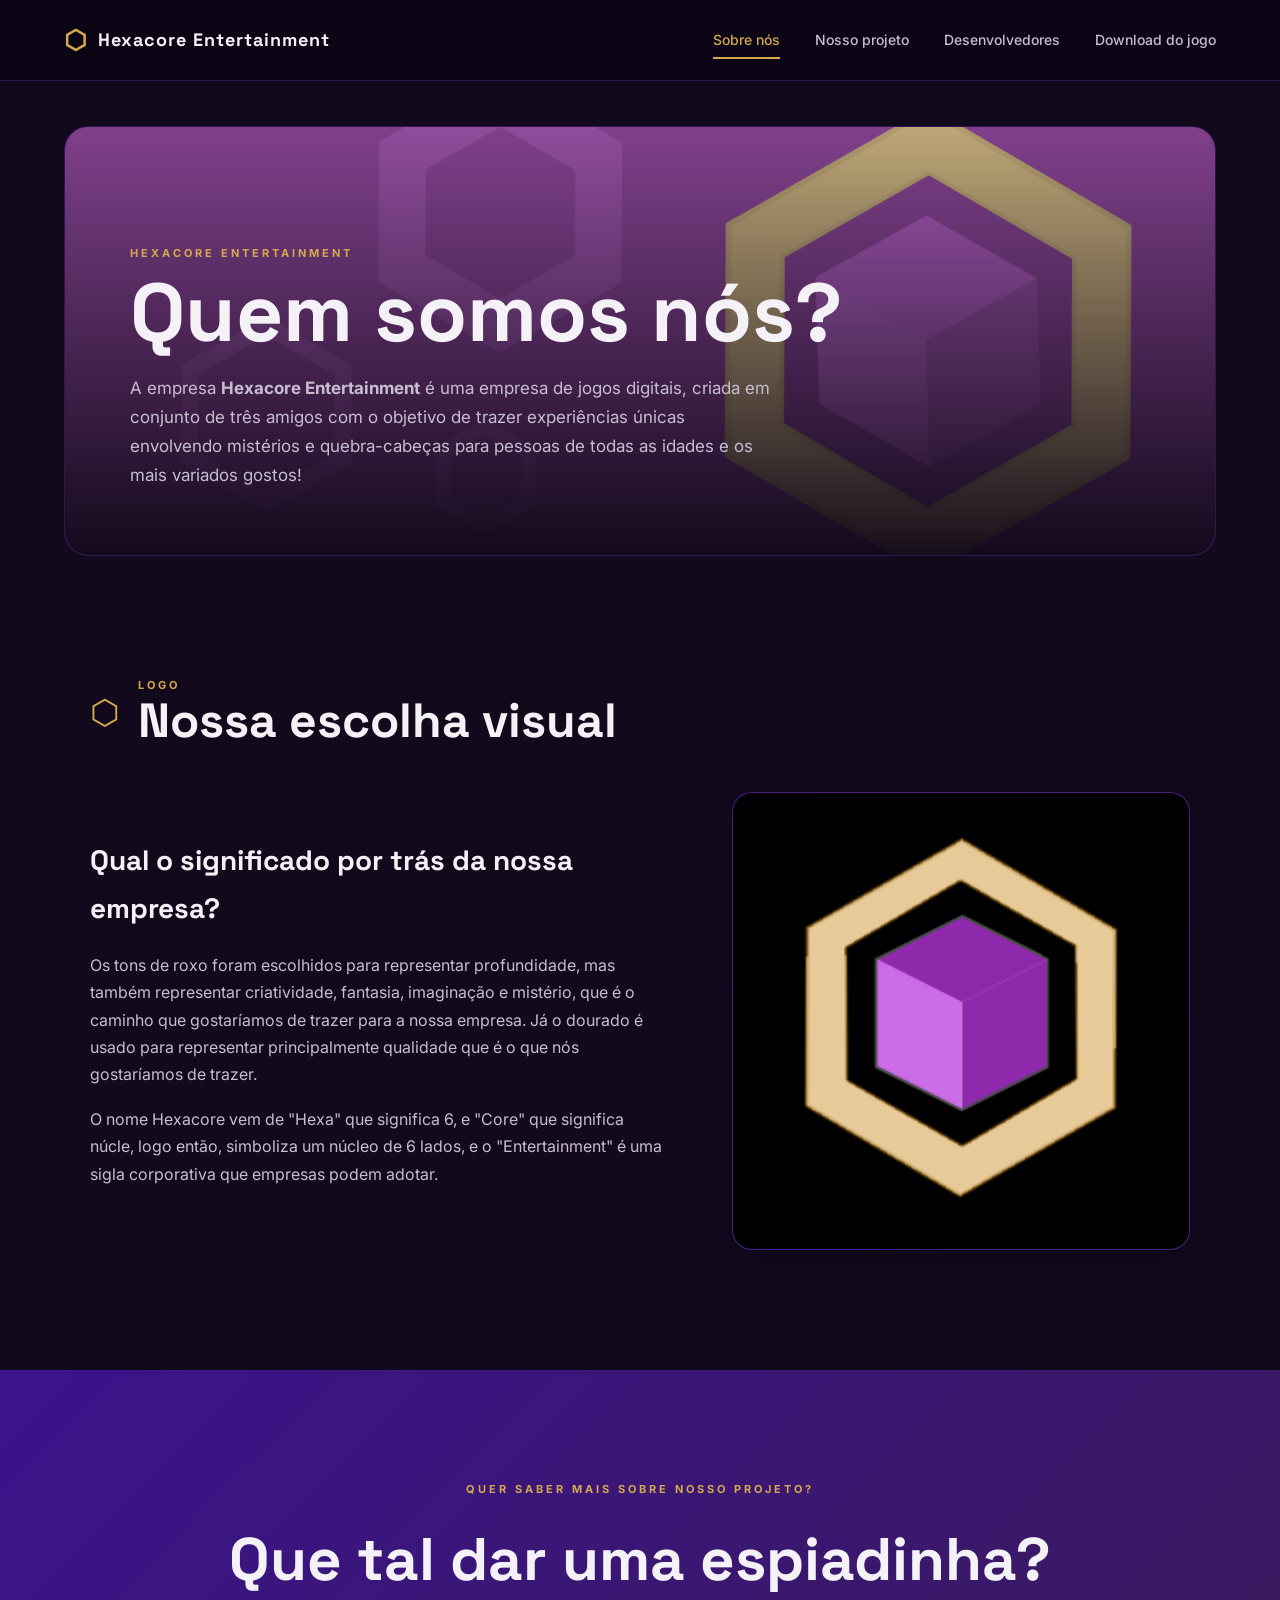
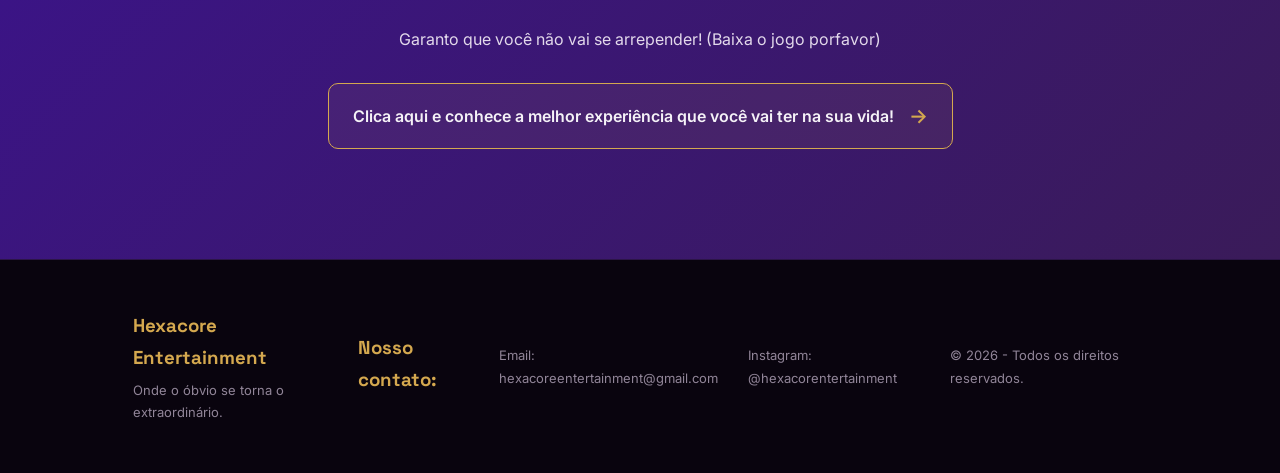
<file: index.html>
<!DOCTYPE html>
<html lang="pt-BR">
<head>
    <meta charset="UTF-8">
    <meta name="viewport" content="width=device-width, initial-scale=1.0">
    <title>Hexacore Entertainment | Início</title>
    <link rel="stylesheet" href="style.css">
</head>
<body>
    <header class="navegacao">
        <div class="ncaixa">
            <a href="index.html" class="logosite"><span>⬡</span>Hexacore Entertainment</a>
            <nav>
                <a href="index.html" class="active">Sobre nós</a>
                <a href="jogo.html">Nosso projeto</a>
                <a href="desenvolvedores.html">Desenvolvedores</a>
                <a href="download.html">Download do jogo</a>
            </nav>
        </div>
    </header>

    <main>
        <section class="bannerhex">
            <div class="bannerhexacore">

                <img src="imagens/BANNER HEXACORE.png">

                <div class="efeitobannerhex">

                    <p class="titulozinhohex">Hexacore Entertainment</p>
                    <h1>Quem somos nós?</h1>
                    <p>A empresa <strong>Hexacore Entertainment</strong> é uma empresa de jogos digitais, criada em conjunto de três amigos com o objetivo de trazer experiências únicas envolvendo mistérios e quebra-cabeças para pessoas de todas as idades e os mais variados gostos!</p>

                </div>
            </div>
        </section>

        <section class="logohex">
            <div class="titulogohex">
                <span>⬡</span>

                <div>

                    <p>Logo</p>
                    <h2>Nossa escolha visual</h2>

                </div>
            </div>
            
            <div class="campohex">

                <div class="campothex">

                    <h3>Qual o significado por trás da nossa empresa?</h3>
                    <p>Os tons de roxo foram escolhidos para representar profundidade, mas também representar criatividade, fantasia, imaginação e mistério, que é o caminho que gostaríamos de trazer para a nossa empresa. Já o dourado é usado para representar principalmente qualidade que é o que nós gostaríamos de trazer.</p>
                    <p>O nome Hexacore vem de "Hexa" que significa 6, e "Core" que significa núcle, logo então, simboliza um núcleo de 6 lados, e o "Entertainment" é uma sigla corporativa que empresas podem adotar.</p>
                
                </div>

                <div class="fotologohex">

                    <img src="imagens/LOGO HEXACORE.png">

                </div>
            </div>
        </section>

        <section class="pagprohex">
            <div class="pagprochex">

                <p class="titulozinhohex">Quer saber mais sobre nosso projeto?</p>
                <h2>Que tal dar uma espiadinha?</h2>
                <p>Garanto que você não vai se arrepender! (Baixa o jogo porfavor)</p>

                <a href="jogo.html" class="botaopagjogo">Clica aqui e conhece a melhor experiência que você vai ter na sua vida!<span>→</span></a>

            </div>
        </section>
    </main>

    <footer>
        <div class="chamanos">
            <div>

                <h3>Hexacore Entertainment</h3>
                <p>Onde o óbvio se torna o extraordinário.</p>

            </div>

            <h3>Nosso contato:</h3>
            <p>Email: hexacoreentertainment@gmail.com</p>
            <p>Instagram: @hexacorentertainment</p>
            <p>© 2026 - Todos os direitos reservados.</p>

        </div>
    </footer>

    <script src="script.js"></script>

</body>

</html>
</file>
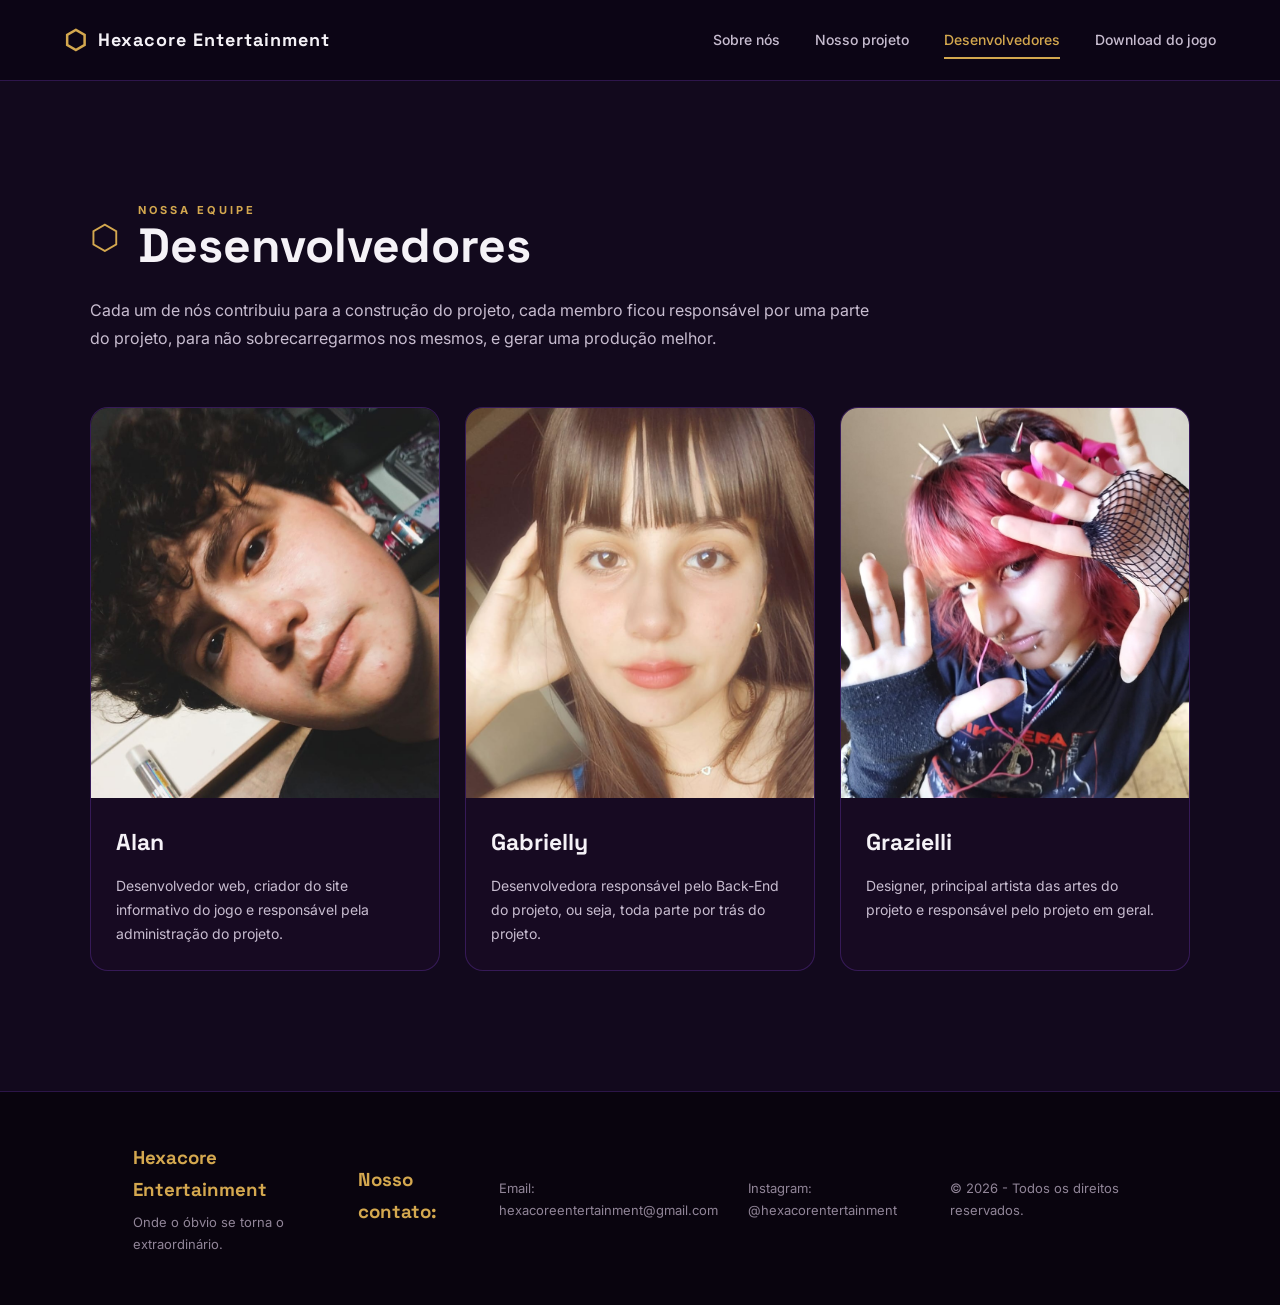
<file: desenvolvedores.html>
<!DOCTYPE html>
<html lang="pt-BR">
<head>
    <meta charset="UTF-8">
    <meta name="viewport" content="width=device-width, initial-scale=1.0">
    <title>Desenvolvedores | Hexacore Entertainment</title>
    <link rel="stylesheet" href="style.css">
</head>
<body>
    <header class="navegacao">
        <div class="ncaixa">
            <a href="index.html" class="logosite"><span>⬡</span>Hexacore Entertainment</a>
            <nav>
                <a href="index.html">Sobre nós</a>
                <a href="jogo.html">Nosso projeto</a>
                <a href="desenvolvedores.html" class="active">Desenvolvedores</a>
                <a href="download.html">Download do jogo</a>
            </nav>
        </div>
    </header>

    <main>
        <section class="desenvolvedores">
            <div class="equipehex">
                <span>⬡</span>

                <div>

                    <p>Nossa equipe</p>

                    <h2>Desenvolvedores</h2>

                </div>
            </div>
            <p class="descricaoequipe">Cada um de nós contribuiu para a construção do projeto, cada membro ficou responsável por uma parte do projeto, para não sobrecarregarmos nos mesmos, e gerar uma produção melhor.</p>

            <div class="desenvolhex">
                <div class="alan">
                    <div class="fotoalan">
                        <img src="imagens/ALAN.png">

                    </div>
                    <div class="descalan">

                        <h3>Alan</h3>
                        <p>Desenvolvedor web, criador do site informativo do jogo e responsável pela administração do projeto.</p>
                    
                    </div>
                </div>

                <div class="gaby">
                    <div class="fotogaby">
                        <img src="imagens/GABRIELLY.png">

                    </div>
                    <div class="descgaby">

                        <h3>Gabrielly</h3>
                        <p>Desenvolvedora responsável pelo Back-End do projeto, ou seja, toda parte por trás do projeto.</p>     

                    </div>
                </div>
                <div class="grazi">
                    <div class="fotograzi">
                        <img src="imagens/GRAZIELLI.png">

                    </div>
                    <div class="descgrazi">

                        <h3>Grazielli</h3>
                        <p>Designer, principal artista das artes do projeto e responsável pelo projeto em geral.</p>
                    
                    </div>
                </div>
            </div>
        </section>
    </main>

    <footer>
        <div class="chamanos">
             <div>

                <h3>Hexacore Entertainment</h3>
                <p>Onde o óbvio se torna o extraordinário.</p>

            </div>
            
            <h3>Nosso contato:</h3>
            <p>Email: hexacoreentertainment@gmail.com</p>
            <p>Instagram: @hexacorentertainment</p>
            <p>© 2026 - Todos os direitos reservados.</p>

        </div>
    </footer>
    <script src="script.js"></script>
</body>

</html>
</file>
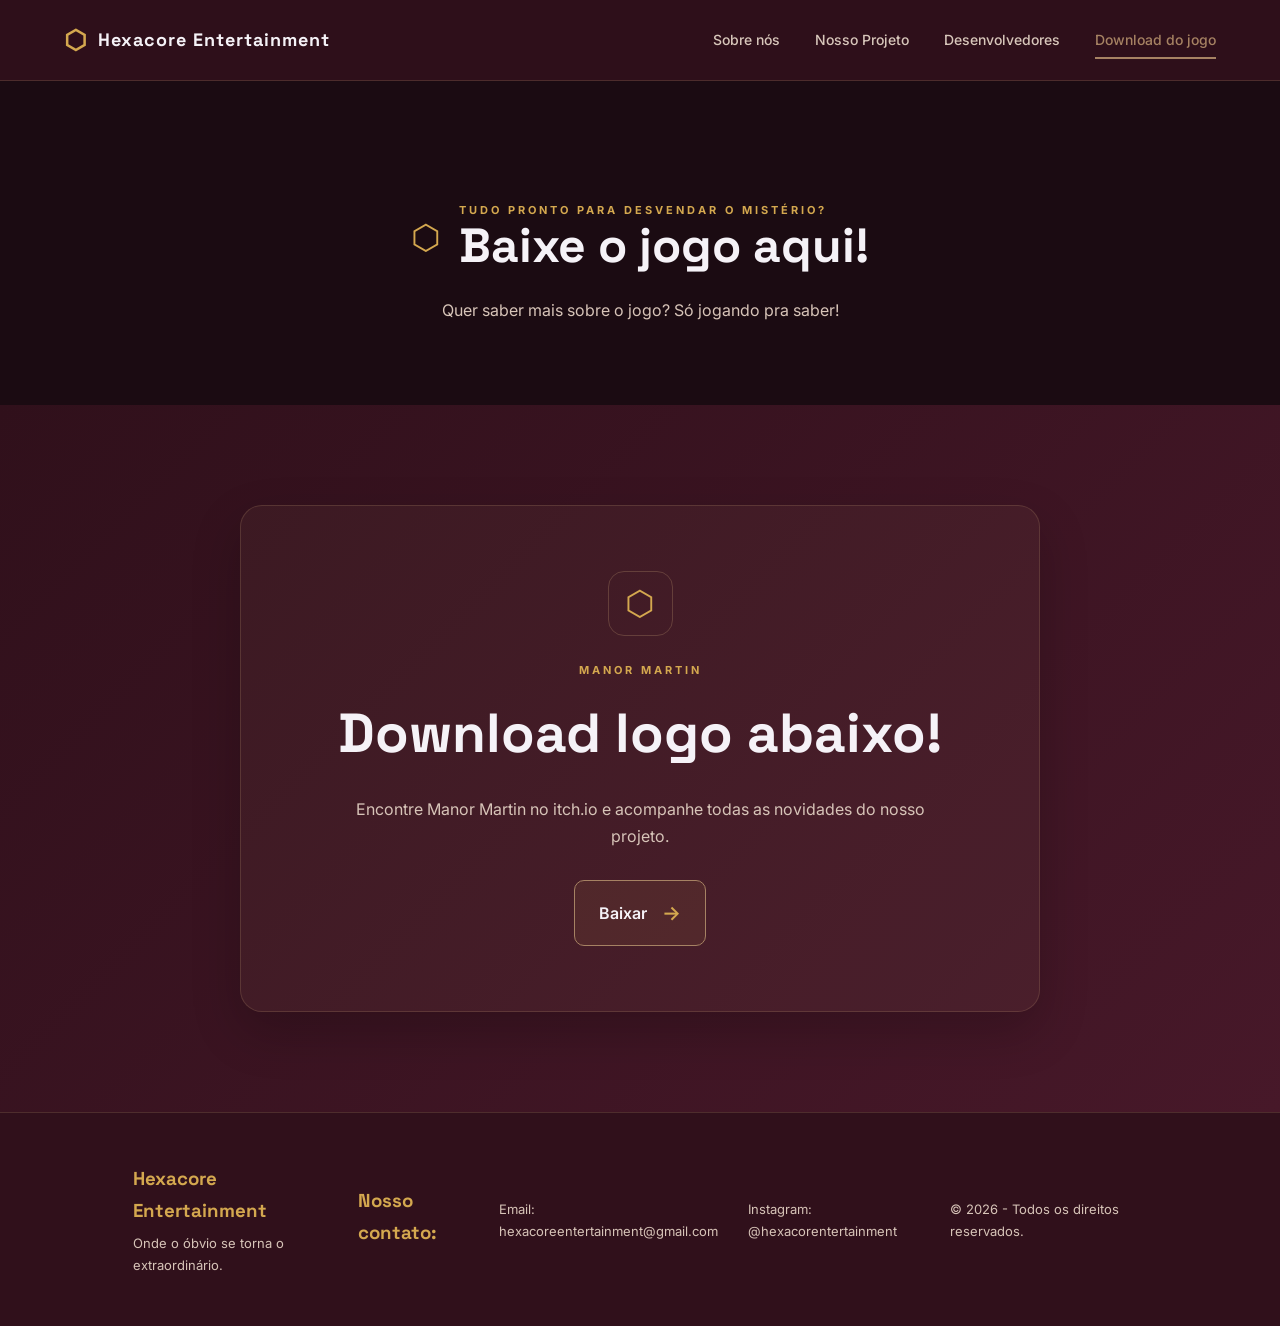
<file: download.html>
<!DOCTYPE html>
<html lang="pt-BR">
<head>
    <meta charset="UTF-8">
    <meta name="viewport" content="width=device-width, initial-scale=1.0">
    <title>Download do jogo| Manor Martin</title>
    <link rel="stylesheet" href="style.css">
</head>
<body class="paginadownload">
    <header class="navegacao">
        <div class="ncaixa">
            <a href="index.html" class="logosite"><span>⬡</span>Hexacore Entertainment</a>
            <nav>
                <a href="index.html">Sobre nós</a>
                <a href="jogo.html">Nosso Projeto</a>
                <a href="desenvolvedores.html">Desenvolvedores</a>
                <a href="download.html" class="active">Download do jogo</a>
            </nav>
        </div>
    </header>

    <main>
        <section class="downloadjogo">
            <div class="baixajogo">
                <span>⬡</span>

                <div>

                    <p>Tudo pronto para desvendar o mistério?</p>
                    <h2>Baixe o jogo aqui!</h2>
                    
                </div>
            </div>
            <p class="incentivadownload">Quer saber mais sobre o jogo? Só jogando pra saber! </p>

        </section>

        <section class="rediricionamento">
            <div class="caixadownload">
                <div class="simbolodownload">
                    ⬡
                </div>

                <p class="titulozinhodow">Manor Martin</p>
                <h2>Download logo abaixo!</h2>
                <p>Encontre Manor Martin no itch.io e acompanhe todas as novidades do nosso projeto.</p>

                <a href="https://SEU-LINK-AQUI.itch.io/manor-martin" target="_blank" class="botaodownload">Baixar<span>→</span></a>

            </div>
        </section>
    </main>
<footer>
        <div class="chamanos">
            <div>
                
                <h3>Hexacore Entertainment</h3>
                <p>Onde o óbvio se torna o extraordinário.</p>

            </div>

            <h3>Nosso contato:</h3>
            <p>Email: hexacoreentertainment@gmail.com</p>
            <p>Instagram: @hexacorentertainment</p>
            <p>© 2026 - Todos os direitos reservados.</p>

        </div>
    </footer>
    <script src="script.js"></script>
</body>

</html>
</file>
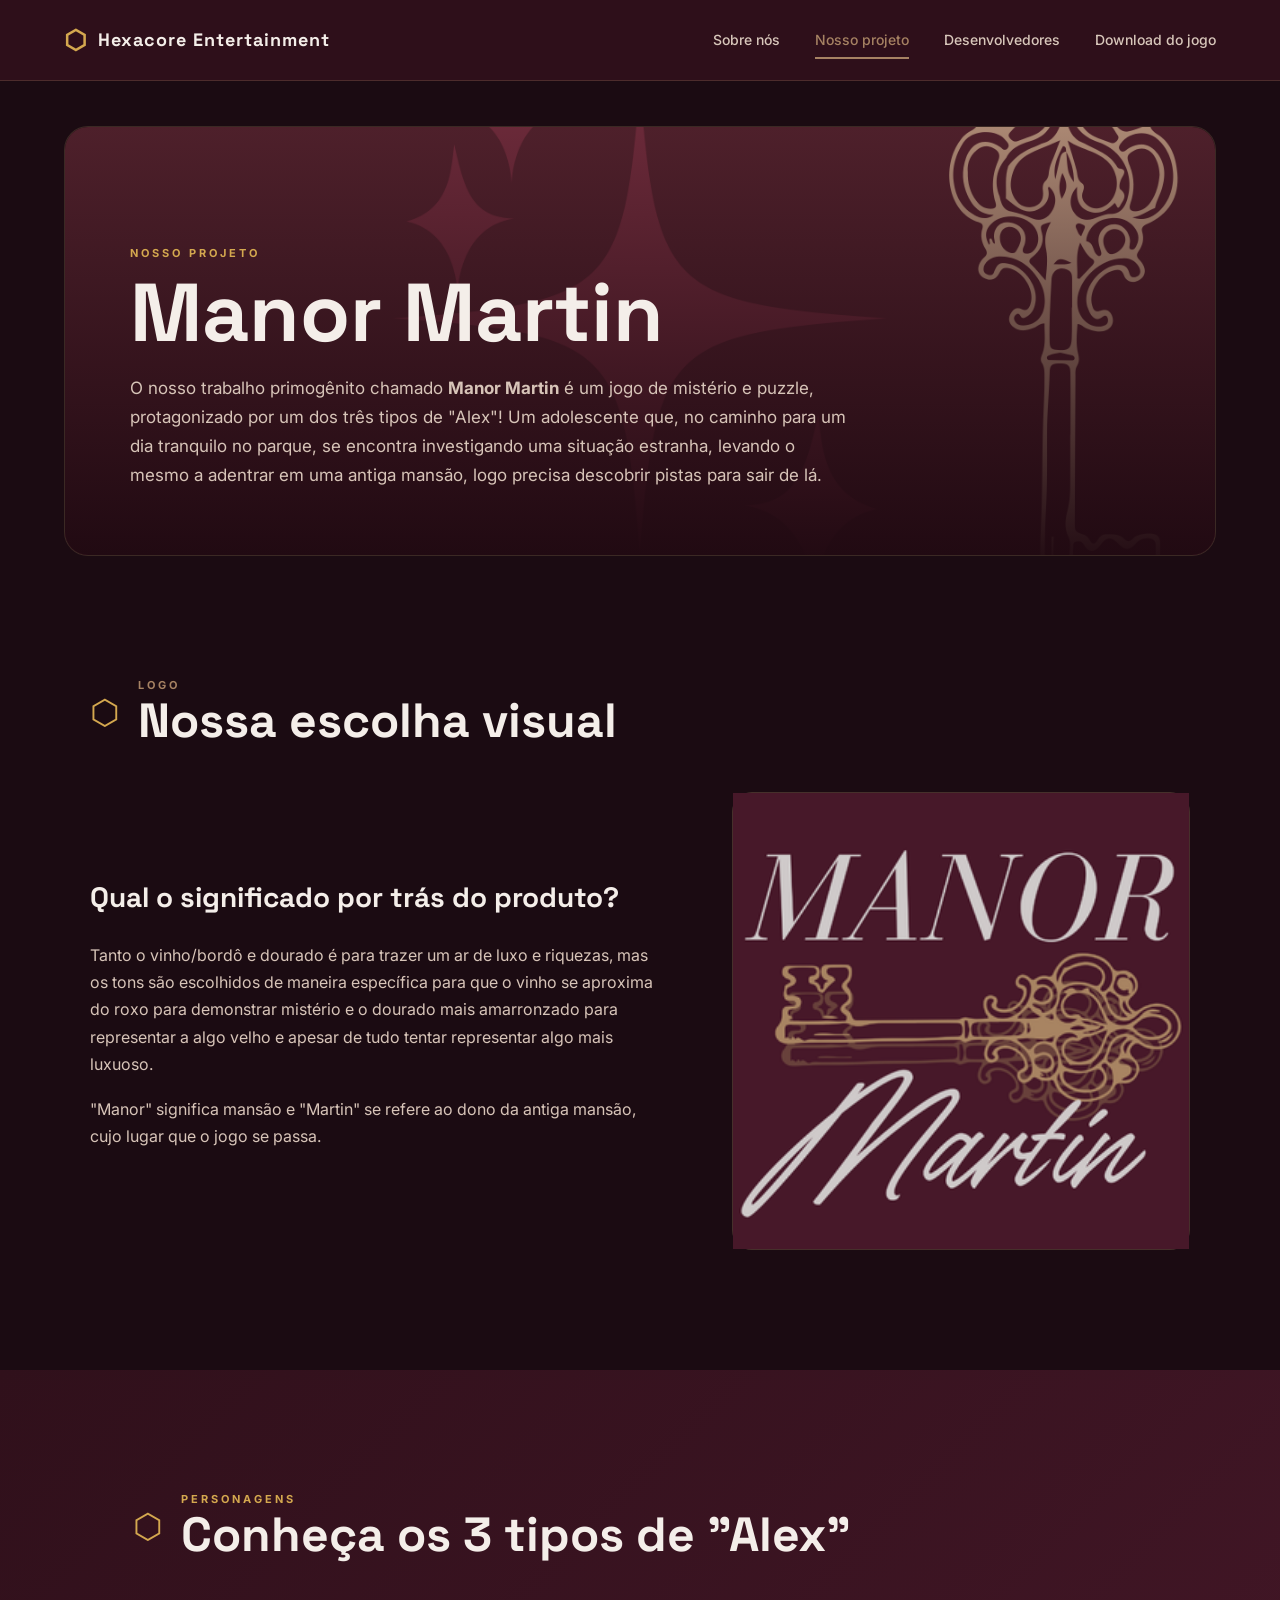
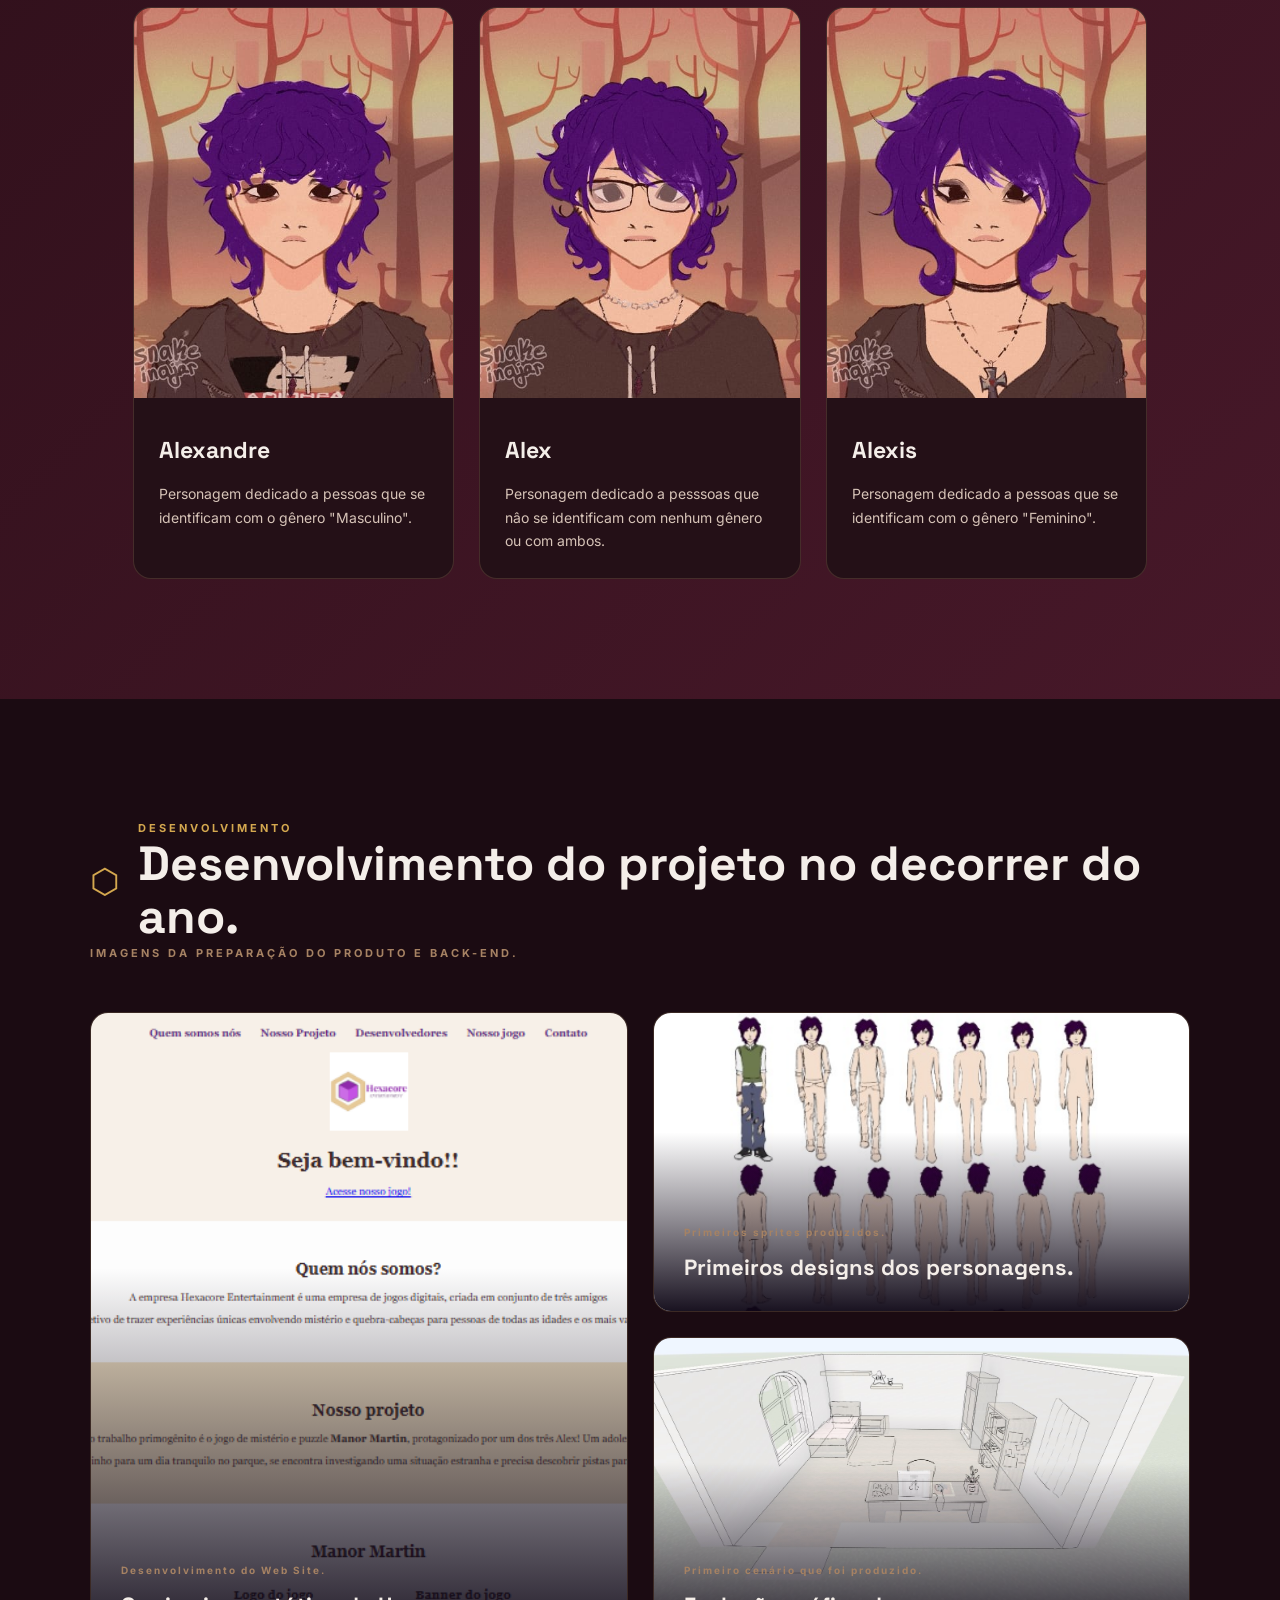
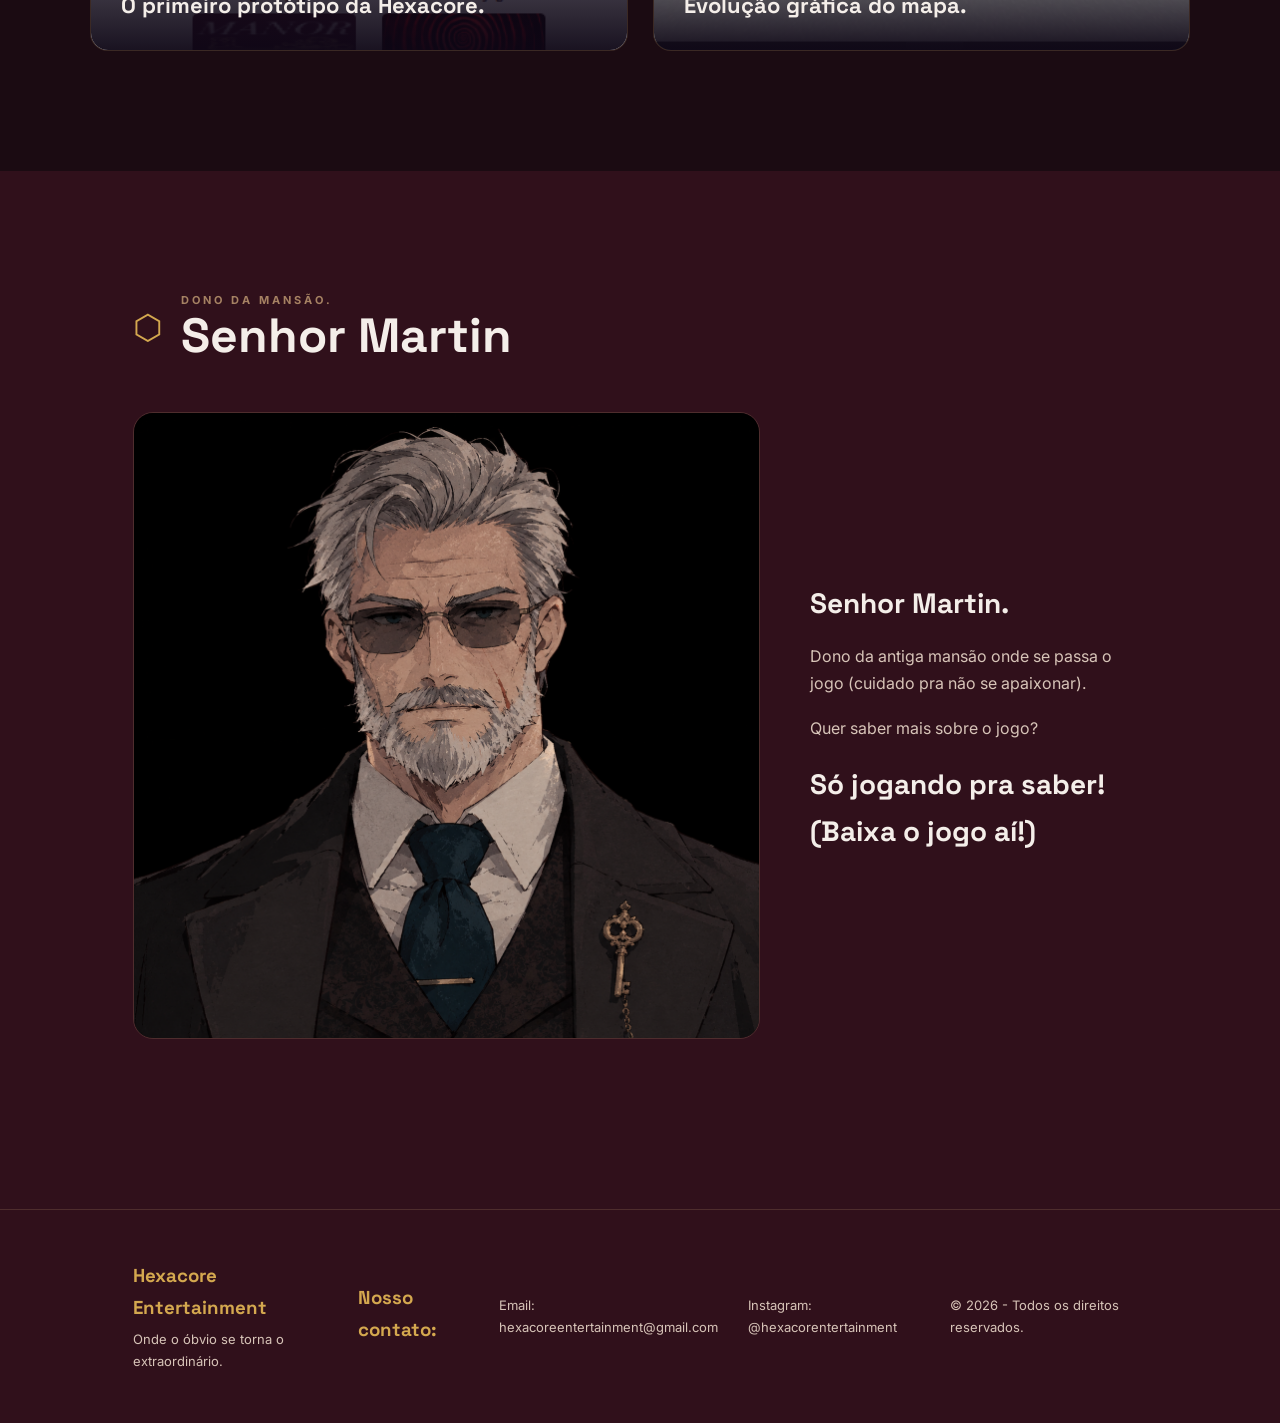
<file: jogo.html>
<!DOCTYPE html>
<html lang="pt-BR">
<head>
    <meta charset="UTF-8">
    <meta name="viewport" content="width=device-width, initial-scale=1.0">
    <title>Manor Martin | Nosso Jogo</title>
    <link rel="stylesheet" href="style.css">
</head>
<body class="paginaman">
    <header class="navegacao">
        <div class="ncaixa">
            <a href="index.html" class="logosite"><span>⬡</span>Hexacore Entertainment</a>
            <nav>
                <a href="index.html">Sobre nós</a>
                <a href="jogo.html" class="active">Nosso projeto</a>
                <a href="desenvolvedores.html">Desenvolvedores</a>
                <a href="download.html">Download do jogo</a>
            </nav>
        </div>
    </header>

    <main>
        <section class="bannerman">
            <div class="bannermanor">
                <img src="imagens/BANNER MANOR MARTIN.png">

                <div class="efeitobannerman">

                    <p class="titulozinhoman">Nosso projeto</p>
                    <h1>Manor Martin</h1>
                    <p>O nosso trabalho primogênito chamado <strong>Manor Martin</strong> é um jogo de mistério e puzzle, protagonizado por um dos três tipos de "Alex"! Um adolescente que, no caminho para um dia tranquilo no parque, se encontra investigando uma situação estranha, levando o mesmo a adentrar em uma antiga mansão, logo precisa descobrir pistas para sair de lá.</p>
                </div>
            </div>
        </section>

        <section class="logoman">
            <div class="titulogoman">
                <span>⬡</span>

                <div>

                    <p>Logo</p>
                    <h2>Nossa escolha visual</h2>
                </div>
            </div>

            <div class="signifman">

                <div>

                    <h3>Qual o significado por trás do produto?</h3>
                    <p>Tanto o vinho/bordô e dourado é para trazer um ar de luxo e riquezas, mas os tons são escolhidos de maneira específica para que o vinho se aproxima do roxo para demonstrar mistério e o dourado mais amarronzado para representar a algo velho e apesar de tudo tentar representar algo mais luxuoso.</p>
                    <p>"Manor" significa mansão e "Martin" se refere ao dono da antiga mansão, cujo lugar que o jogo se passa.</p>
                </div>

                <div class="fotologoman">

                    <img src="imagens/MANOR MARTIN.png">

                </div>
            </div>
        </section>

        <section class="pesonaman">
            <div class="descpersoman">
                <span>⬡</span>

                <div>

                    <p>PERSONAGENS</p>
                    <h2>Conheça os 3 tipos de "Alex"</h2>

                </div>
            </div>

            <div class="personagemman">
                <div class="cardalexandre">
                    <div class="imgalexandre">

                        <img src="imagens/ALEXANDRE.jpeg">

                    </div>

                    <div class="descalexandre">

                        <h3>Alexandre</h3>
                        <p>Personagem dedicado a pessoas que se identificam com o gênero "Masculino".</p>

                    </div>
                </div>

                <div class="cardalex">
                    <div class="imgalex">
                        <img src="imagens/ALEX.jpeg">

                    </div>

                    <div class="descalex">

                        <h3>Alex</h3>
                        <p>Personagem dedicado a pesssoas que nâo se identificam com nenhum gênero ou com ambos.</p>

                    </div>
                </div>

                <div class="cardalexis">
                    <div class="imgalexis">
                        <img src="imagens/ALEXIS.jpeg">

                    </div>

                    <div class="descalexis">

                        <h3>Alexis</h3>
                        <p>Personagem dedicado a pessoas que se identificam com o gênero "Feminino".</p>

                    </div>
                </div>
            </div>
        </section>

        <section class="desenvolvimentoman">
            <div class="desenman">
                <span>⬡</span>

                <div>

                    <p>Desenvolvimento</p>
                    <h2>Desenvolvimento do projeto no decorrer do ano.</h2>

                </div>
            </div>

            <p class="desenjogo">Imagens da preparação do produto e back-end.</p>

            <div class="desenvolvimentojogo">
                <div class="desenvolvimentoa">
                    <img src="imagens/PROTOTIPO.png">

                    <div>

                        <span>Desenvolvimento do Web Site.</span>
                        <h3>O primeiro protótipo da Hexacore.</h3>

                    </div>
                </div>

                <div class="desenvolvimentob">
                    <img src="imagens/SPRITEALEX.png">

                    <div>

                        <span>Primeiros sprites produzidos.</span>
                        <h3>Primeiros designs dos personagens.</h3>

                    </div>
                </div>

                <div class="desenvolvimentoc">
                    <img src="imagens/PRIMEIROMAPA.jpg">

                    <div>

                        <span>Primeiro cenário que foi produzido.</span>
                        <h3>Evolução gráfica do mapa.</h3>

                    </div>
                </div>
            </div>
        </section>

        <section class="mapaman">
            <div class="mapamana">
                <span>⬡</span>
                <div>

                    <p>Dono da mansão.</p>
                    <h2>Senhor Martin</h2>

                </div>
            </div>

            <div class="mapamano">
                <div class="mapamanb">

                    <img src="imagens/SRMARTIN.png">

                </div>

                <div class="mapatexto">

                    <h3>Senhor Martin.</h3>
                    <p>Dono da antiga mansão onde se passa o jogo (cuidado pra não se apaixonar).</p>
                    <p>Quer saber mais sobre o jogo?</p>
                    <h3>Só jogando pra saber! (Baixa o jogo aí!)</h3>

                </div>
            </div>
        </section>
    </main>

    <footer>

        <div class="chamanosman">
            <div>

                <h3>Hexacore Entertainment</h3>
                <p>Onde o óbvio se torna o extraordinário.</p>

            </div>
            <h3>Nosso contato:</h3>
            <p>Email: hexacoreentertainment@gmail.com</p>
            <p>Instagram: @hexacorentertainment</p>
            <p>© 2026 - Todos os direitos reservados.</p>

        </div>
    </footer>

    <script src="script.js"></script>

</body>

</html>
</file>
<file: style.css>
@import url('https://fonts.googleapis.com/css2?family=Inter:wght@300;400;500;600;700&family=Space+Grotesk:wght@400;500;600;700&display=swap');

:root {
    --roxo: #3B138C;
    --roxo-escuro: #3A1B59;
    --roxo-claro: #9349F2;

    --fundo: #12091d;
    --fundo-escuro: #0d0615;

    --texto: #f5f2f7;
    --texto-suave: #c8bdd0;

    --borda: rgba(147, 73, 242, 0.25);

    --dourado: #D4A84F;
    --dourado-claro: #E7C46A;

    /* Jogo / Download */
    --vinho: #471829;
    --vinho-escuro: #30101B;
    --bege: #A68263;
    --marrom: #8C6354;
    --marrom-escuro: #734743;
    --fundo-jogo: #1b0b12;
    --texto-suave-jogo: #d7c4b8;
}

* {
    margin: 0;
    padding: 0;
    box-sizing: border-box;
}

html {
    scroll-behavior: smooth;
}

body {
    font-family: 'Inter', sans-serif;
    background: var(--fundo);
    color: var(--texto);
    line-height: 1.7;
}

img {
    max-width: 100%;
    display: block;
}

a {
    text-decoration: none;
    color: inherit;
}

section {
    position: relative;
}

.navegacao {
    position: sticky;
    top: 0;
    z-index: 1000;
    width: 100%;
    background: rgba(13, 6, 21, 0.92);
    backdrop-filter: blur(15px);
    border-bottom: 1px solid var(--borda);
}

.ncaixa {
    width: min(1200px, 90%);
    margin: auto;
    min-height: 80px;
    display: flex;
    align-items: center;
    justify-content: space-between;
    gap: 30px;
}

.logosite {
    display: flex;
    align-items: center;
    gap: 10px;
    font-family: 'Space Grotesk', sans-serif;
    font-size: 18px;
    font-weight: 700;
    letter-spacing: 1px;
    white-space: nowrap;
}

.logosite span {
    color: var(--dourado);
    font-size: 26px;
    line-height: 1;
    transition: 0.3s;
}

.logosite:hover span {
    transform: rotate(30deg) scale(1.1);
    color: var(--dourado-claro);
}

nav {
    display: flex;
    align-items: center;
    gap: 35px;
}

nav a {
    position: relative;
    color: var(--texto-suave);
    font-size: 14px;
    font-weight: 500;
    padding: 10px 0;
    transition: 0.3s;
}

nav a:hover,
nav a.active {
    color: var(--dourado);
}

nav a::after {
    content: "";
    position: absolute;
    left: 0;
    bottom: 3px;
    width: 0;
    height: 2px;
    background: var(--dourado);
    transition: 0.3s;
}

nav a:hover::after,
nav a.active::after {
    width: 100%;
}

.bannerhex {
    width: min(1200px, 90%);
    margin: 45px auto 0;
}

.bannerhexacore {
    position: relative;
    width: 100%;
    height: 430px;
    overflow: hidden;
    border-radius: 24px;
    border: 1px solid var(--borda);
    background: var(--fundo-escuro);
}

.bannerhexacore img {
    width: 100%;
    height: 100%;
    object-fit: cover;
    transition: 0.6s;
}

.bannerhexacore:hover img {
    transform: scale(1.03);
}

.efeitobannerhex {
    position: absolute;
    inset: 0;
    display: flex;
    flex-direction: column;
    justify-content: flex-end;
    padding: 65px;
    background: linear-gradient(
        to top,
        rgba(13, 6, 21, 0.95),
        rgba(13, 6, 21, 0.10)
    );
}

.efeitobannerhex h1 {
    font-family: 'Space Grotesk', sans-serif;
    font-size: clamp(42px, 7vw, 82px);
    line-height: 1;
    margin: 10px 0 20px;
}

.efeitobannerhex p:last-child {
    max-width: 650px;
    color: var(--texto-suave);
    font-size: 17px;
}

.titulozinhohex,
.titulozinhoman,
.titulozinhodow {
    color: var(--dourado);
    font-size: 11px;
    font-weight: 700;
    letter-spacing: 3px;
    text-transform: uppercase;
}

.logohex {
    width: min(1100px, 90%);
    margin: 120px auto;
}

.titulogohex,
.descpersoman,
.desenman,
.mapamana,
.equipehex,
.baixajogo {
    display: flex;
    align-items: center;
    gap: 18px;
    margin-bottom: 45px;
}

.titulogohex > span,
.descpersoman > span,
.desenman > span,
.mapamana > span,
.equipehex > span,
.baixajogo > span {
    color: var(--dourado);
    font-size: 34px;
    line-height: 1;
}

.titulogohex p,
.descpersoman p,
.desenman p,
.mapamana p,
.equipehex p,
.baixajogo p {
    color: var(--dourado);
    font-size: 11px;
    font-weight: 700;
    letter-spacing: 3px;
    text-transform: uppercase;
}

.titulogohex h2,
.descpersoman h2,
.desenman h2,
.mapamana h2,
.equipehex h2,
.baixajogo h2 {
    font-family: 'Space Grotesk', sans-serif;
    font-size: clamp(30px, 4vw, 48px);
    line-height: 1.1;
}

.campohex {
    display: grid;
    grid-template-columns: 1fr 0.8fr;
    gap: 70px;
    align-items: center;
}

.campothex h3 {
    font-family: 'Space Grotesk', sans-serif;
    font-size: 28px;
    margin-bottom: 20px;
}

.campothex p {
    color: var(--texto-suave);
    margin-bottom: 18px;
}

.fotologohex {
    min-height: 320px;
    padding: 0;
    display: flex;
    align-items: center;
    justify-content: center;
    background: linear-gradient(
        145deg,
        rgba(59, 19, 140, 0.75),
        rgba(58, 27, 89, 0.75)
    );
    border: 1px solid var(--borda);
    border-radius: 20px;
    overflow: hidden;
    transition: 0.4s;
    box-shadow: 0 15px 40px rgba(0, 0, 0, 0.20);
}

.fotologohex:hover {
    border-color: var(--roxo-claro);
    transform: translateY(-5px);
    box-shadow: 0 20px 45px rgba(59, 19, 140, 0.35);
}

.fotologohex img {
    width: 100%;
    height: 100%;
    max-width: none;
    object-fit: cover;
    object-position: center;
    display: block;
    transition: 0.4s;
}

.fotologohex:hover img {
    transform: scale(1.04);
}

.pagprohex {
    width: 100%;
    padding: 110px 6%;
    background: linear-gradient(135deg, var(--roxo), var(--roxo-escuro));
}

.pagprochex {
    width: min(900px, 90%);
    margin: auto;
    text-align: center;
}

.pagprochex .titulozinhohex {
    margin-bottom: 10px;
}

.pagprochex h2 {
    font-family: 'Space Grotesk', sans-serif;
    font-size: clamp(35px, 5vw, 60px);
    margin-bottom: 15px;
}

.pagprochex p:not(.titulozinhohex) {
    color: #e3d9eb;
    margin-bottom: 30px;
}

.botaopagjogo,
.botaodownload {
    display: inline-flex;
    align-items: center;
    gap: 15px;
    padding: 15px 24px;
    border: 1px solid var(--dourado);
    border-radius: 10px;
    color: var(--texto);
    background: rgba(212, 168, 79, 0.08);
    font-weight: 600;
    transition: 0.3s;
}

.botaopagjogo span,
.botaodownload span {
    color: var(--dourado);
    font-size: 20px;
}

.botaopagjogo:hover,
.botaodownload:hover {
    background: var(--dourado);
    color: #160d06;
    transform: translateY(-3px);
}

.botaopagjogo:hover span,
.botaodownload:hover span {
    color: #160d06;
}

.paginaman {
    background: var(--fundo-jogo);
    color: #f4eee9;
}

.paginaman .navegacao,
.paginadownload .navegacao {
    background: rgba(48, 16, 27, 0.94);
    border-bottom-color: rgba(166, 130, 99, 0.25);
}

.paginaman nav a,
.paginadownload nav a {
    color: #d8c7bb;
}

.paginaman nav a:hover,
.paginaman nav a.active,
.paginadownload nav a:hover,
.paginadownload nav a.active {
    color: var(--bege);
}

.paginaman nav a::after,
.paginadownload nav a::after {
    background: var(--bege);
}

.bannerman {
    width: min(1200px, 90%);
    margin: 45px auto 0;
}

.bannermanor {
    position: relative;
    height: 430px;
    overflow: hidden;
    border-radius: 24px;
    border: 1px solid rgba(166, 130, 99, 0.25);
    background: #170a0f;
}

.bannermanor img {
    width: 100%;
    height: 100%;
    object-fit: cover;
    transition: 0.6s;
}

.bannermanor:hover img {
    transform: scale(1.03);
}

.efeitobannerman {
    position: absolute;
    inset: 0;
    display: flex;
    flex-direction: column;
    justify-content: flex-end;
    padding: 65px;
    background: linear-gradient(
        to top,
        rgba(31, 9, 17, 0.96),
        rgba(31, 9, 17, 0.08)
    );
}

.efeitobannerman h1 {
    font-family: 'Space Grotesk', sans-serif;
    font-size: clamp(42px, 7vw, 82px);
    line-height: 1;
    margin: 10px 0 20px;
}

.efeitobannerman p:last-child {
    max-width: 720px;
    color: var(--texto-suave-jogo);
    font-size: 17px;
}

.logoman,
.desenvolvimentoman {
    width: min(1100px, 90%);
    margin: 120px auto;
}

.titulogoman {
    display: flex;
    align-items: center;
    gap: 18px;
    margin-bottom: 45px;
}

.titulogoman > span {
    color: var(--dourado);
    font-size: 34px;
}

.titulogoman p,
.desenjogo,
.mapamana p {
    color: var(--bege);
    font-size: 11px;
    font-weight: 700;
    letter-spacing: 3px;
    text-transform: uppercase;
}

.titulogoman h2,
.mapamana h2 {
    font-family: 'Space Grotesk', sans-serif;
    font-size: clamp(30px, 4vw, 48px);
    line-height: 1.1;
}

.signifman {
    display: grid;
    grid-template-columns: 1fr 0.8fr;
    gap: 70px;
    align-items: center;
}

.signifman h3 {
    font-family: 'Space Grotesk', sans-serif;
    font-size: 28px;
    margin-bottom: 20px;
}

.signifman p {
    color: var(--texto-suave-jogo);
    margin-bottom: 18px;
}

.fotologoman {
    min-height: 320px;
    padding: 0;
    display: flex;
    align-items: center;
    justify-content: center;
    background: rgba(166, 130, 99, 0.08);
    border: 1px solid rgba(166, 130, 99, 0.25);
    border-radius: 20px;
    transition: 0.4s;
}

.fotologoman:hover {
    border-color: var(--bege);
    transform: translateY(-5px);
}

.fotologoman img {
    width: 100%;
    height: 100%;
    max-width: none;
    object-fit: cover;
    object-position: center;
    display: block;
}

.pesonaman {
    width: 100%;
    padding: 120px 6%;
    background: linear-gradient(135deg, #30101b, #471829);
}

.descpersoman {
    width: min(1100px, 90%);
    margin-left: auto;
    margin-right: auto;
}

.personagemman {
    width: min(1100px, 90%);
    margin: auto;
    display: grid;
    grid-template-columns: repeat(3, 1fr);
    gap: 25px;
}

.cardalexandre,
.cardalex,
.cardalexis {
    overflow: hidden;
    background: #241017;
    border: 1px solid rgba(166, 130, 99, 0.25);
    border-radius: 18px;
    transition: 0.4s;
}

.cardalexandre:hover,
.cardalex:hover,
.cardalexis:hover {
    transform: translateY(-8px);
    border-color: var(--bege);
    box-shadow: 0 20px 40px rgba(0, 0, 0, 0.30);
}

.imgalexandre,
.imgalex,
.imgalexis {
    height: 390px;
    overflow: hidden;
    background: #170a0f;
}

.imgalexandre img,
.imgalex img,
.imgalexis img {
    width: 100%;
    height: 100%;
    object-fit: cover;
    transition: 0.5s;
}

.cardalexandre:hover img,
.cardalex:hover img,
.cardalexis:hover img {
    transform: scale(1.05);
}

.descalexandre,
.descalex,
.descalexis {
    padding: 25px;
}

.descalexandre span,
.descalex span,
.descalexis span {
    color: var(--bege);
    font-size: 11px;
    font-weight: 700;
    letter-spacing: 2px;
}

.descalexandre h3,
.descalex h3,
.descalexis h3 {
    font-family: 'Space Grotesk', sans-serif;
    font-size: 23px;
    margin: 8px 0 12px;
}

.descalexandre p,
.descalex p,
.descalexis p {
    color: var(--texto-suave-jogo);
    font-size: 14px;
}

.desenvolvimentoman {
    margin-bottom: 120px;
}

.desenman {
    margin-bottom: 0;
}

.desenvolvimentojogo {
    display: grid;
    grid-template-columns: repeat(2, 1fr);
    gap: 25px;
    margin-top: 50px;
}

.desenvolvimentoa,
.desenvolvimentob,
.desenvolvimentoc {
    position: relative;
    min-height: 300px;
    overflow: hidden;
    background: #170a0f;
    border: 1px solid rgba(166, 130, 99, 0.25);
    border-radius: 18px;
    transition: 0.4s;
}

.desenvolvimentoa {
    grid-row: span 2;
    min-height: 625px;
}

.desenvolvimentoa:hover,
.desenvolvimentob:hover,
.desenvolvimentoc:hover {
    border-color: var(--bege);
    transform: translateY(-5px);
}

.desenvolvimentoa img,
.desenvolvimentob img,
.desenvolvimentoc img {
    width: 100%;
    height: 100%;
    object-fit: cover;
    transition: 0.5s;
}

.desenvolvimentoa:hover img,
.desenvolvimentob:hover img,
.desenvolvimentoc:hover img {
    transform: scale(1.04);
}

.desenvolvimentoa::after,
.desenvolvimentob::after,
.desenvolvimentoc::after {
    content: "";
    position: absolute;
    inset: 0;
    background: linear-gradient(
        to top,
        rgba(13, 6, 21, 0.95),
        transparent 60%
    );
}

.desenvolvimentoa > div,
.desenvolvimentob > div,
.desenvolvimentoc > div {
    position: absolute;
    left: 30px;
    bottom: 25px;
    z-index: 2;
}

.desenvolvimentoa span,
.desenvolvimentob span,
.desenvolvimentoc span {
    color: var(--bege);
    font-size: 10px;
    font-weight: 700;
    letter-spacing: 2px;
}

.desenvolvimentoa h3,
.desenvolvimentob h3,
.desenvolvimentoc h3 {
    font-family: 'Space Grotesk', sans-serif;
    font-size: 22px;
    margin-top: 5px;
}

.mapaman {
    width: 100%;
    padding: 120px 6%;
    background: #30101b;
}

.mapamana {
    width: min(1100px, 90%);
    margin-left: auto;
    margin-right: auto;
}

.mapamano {
    width: min(1100px, 90%);
    margin: 50px auto;
    display: grid;
    grid-template-columns: 1.3fr 0.7fr;
    gap: 50px;
    align-items: center;
}

.mapamanb {
    min-height: 400px;
    overflow: hidden;
    border-radius: 20px;
    border: 1px solid rgba(166, 130, 99, 0.25);
}

.mapamanb img {
    width: 100%;
    height: 100%;
    min-height: 400px;
    object-fit: cover;
    transition: 0.5s;
}

.mapamanb:hover img {
    transform: scale(1.04);
}

.mapatexto h3 {
    font-family: 'Space Grotesk', sans-serif;
    font-size: 28px;
    margin-bottom: 15px;
}

.mapatexto p {
    color: var(--texto-suave-jogo);
    margin-bottom: 18px;
}

.desenvolvedores {
    width: min(1100px, 90%);
    margin: 120px auto;
}

.descricaoequipe {
    max-width: 800px;
    color: var(--texto-suave);
    margin-top: -20px;
    margin-bottom: 55px;
}

.desenvolhex {
    display: grid;
    grid-template-columns: repeat(3, 1fr);
    gap: 25px;
}

.alan,
.gaby,
.grazi {
    overflow: hidden;
    background: #170a22;
    border: 1px solid var(--borda);
    border-radius: 18px;
    transition: 0.4s;
}

.alan:hover,
.gaby:hover,
.grazi:hover {
    transform: translateY(-8px);
    border-color: var(--dourado);
    box-shadow: 0 20px 40px rgba(0, 0, 0, 0.30);
}

.fotoalan,
.fotogaby,
.fotograzi {
    height: 390px;
    overflow: hidden;
    background: var(--fundo-escuro);
}

.fotoalan img,
.fotogaby img,
.fotograzi img {
    width: 100%;
    height: 100%;
    object-fit: cover;
    transition: 0.5s;
}

.alan:hover img,
.gaby:hover img,
.grazi:hover img {
    transform: scale(1.05);
}

.descalan,
.descgaby,
.descgrazi {
    padding: 25px;
}

.descalan h3,
.descgaby h3,
.descgrazi h3 {
    font-family: 'Space Grotesk', sans-serif;
    font-size: 23px;
    margin-bottom: 12px;
}

.descalan p,
.descgaby p,
.descgrazi p {
    color: var(--texto-suave);
    font-size: 14px;
}

.paginadownload {
    background: var(--fundo-jogo);
}

.downloadjogo {
    width: min(900px, 90%);
    margin: 120px auto 80px;
    text-align: center;
}

.baixajogo {
    justify-content: center;
    text-align: left;
    margin-bottom: 25px;
}

.incentivadownload {
    max-width: 750px;
    margin: auto;
    color: var(--texto-suave-jogo);
}

.rediricionamento {
    width: 100%;
    padding: 100px 6%;
    background: linear-gradient(135deg, #30101b, #471829);
}

.caixadownload {
    width: min(800px, 90%);
    margin: auto;
    padding: 65px 50px;
    text-align: center;
    background: rgba(166, 130, 99, 0.08);
    border: 1px solid rgba(166, 130, 99, 0.25);
    border-radius: 22px;
    box-shadow: 0 20px 50px rgba(0, 0, 0, 0.20);
}

.simbolodownload {
    width: 65px;
    height: 65px;
    display: grid;
    place-items: center;
    margin: 0 auto 25px;
    color: var(--dourado);
    border: 1px solid rgba(166, 130, 99, 0.35);
    border-radius: 16px;
    font-size: 34px;
}

.caixadownload h2 {
    font-family: 'Space Grotesk', sans-serif;
    font-size: clamp(35px, 5vw, 55px);
    margin: 8px 0 15px;
}

.caixadownload > p:not(.titulozinhodow) {
    max-width: 600px;
    margin: 0 auto 30px;
    color: var(--texto-suave-jogo);
}

.botaodownload {
    border-color: var(--bege);
}

footer {
    padding: 50px 6%;
    background: #09040e;
    border-top: 1px solid var(--borda);
}

.chamanos,
.chamanosman {
    width: min(1100px, 90%);
    margin: auto;
    display: flex;
    align-items: center;
    justify-content: space-between;
    gap: 30px;
}

.chamanos h3,
.chamanosman h3 {
    font-family: 'Space Grotesk', sans-serif;
    color: var(--dourado);
    margin-bottom: 5px;
}

.chamanos p,
.chamanosman p {
    color: #918598;
    font-size: 13px;
}

.paginaman footer,
.paginadownload footer {
    background: #30101B;
    border-top-color: rgba(166, 130, 99, 0.25);
}

.paginaman footer p,
.paginadownload footer p {
    color: var(--texto-suave-jogo);
}

.fade-element {
    opacity: 0;
    transform: translateY(25px);
    transition: opacity 0.7s ease, transform 0.7s ease;
}

.fade-element.show {
    opacity: 1;
    transform: translateY(0);
}

@media (max-width: 850px) {
    .ncaixa {
        flex-direction: column;
        padding: 20px 0;
        gap: 15px;
    }

    nav {
        gap: 20px;
        flex-wrap: wrap;
        justify-content: center;
    }

    .bannerhex,
    .bannerman {
        margin-top: 25px;
    }

    .bannerhexacore,
    .bannermanor {
        height: 350px;
    }

    .efeitobannerhex,
    .efeitobannerman {
        padding: 35px;
    }

    .campohex,
    .signifman,
    .mapamano {
        grid-template-columns: 1fr;
        gap: 40px;
    }

    .personagemman,
    .desenvolhex {
        grid-template-columns: 1fr 1fr;
    }

    .desenvolvimentojogo {
        grid-template-columns: 1fr;
    }

    .desenvolvimentoa {
        grid-row: auto;
        min-height: 400px;
    }

    .chamanos,
    .chamanosman {
        flex-direction: column;
        align-items: flex-start;
    }
}

@media (max-width: 500px) {
    .ncaixa {
        width: 92%;
    }

    .logosite {
        font-size: 15px;
    }

    nav {
        gap: 15px;
    }

    nav a {
        font-size: 12px;
    }

    .bannerhex,
    .bannerman {
        width: 94%;
    }

    .bannerhexacore,
    .bannermanor {
        height: 300px;
        border-radius: 18px;
    }

    .efeitobannerhex,
    .efeitobannerman {
        padding: 25px;
    }

    .efeitobannerhex h1,
    .efeitobannerman h1 {
        font-size: 40px;
    }

    .efeitobannerhex p:last-child,
    .efeitobannerman p:last-child {
        font-size: 14px;
    }

    .logohex,
    .logoman,
    .desenvolvimentoman,
    .desenvolvedores {
        width: 90%;
        margin-top: 80px;
        margin-bottom: 80px;
    }

    .titulogohex,
    .titulogoman,
    .descpersoman,
    .desenman,
    .mapamana,
    .equipehex,
    .baixajogo {
        gap: 12px;
        margin-bottom: 30px;
    }

    .titulogohex > span,
    .titulogoman > span,
    .descpersoman > span,
    .desenman > span,
    .mapamana > span,
    .equipehex > span,
    .baixajogo > span {
        font-size: 24px;
    }

    .titulogohex h2,
    .titulogoman h2,
    .descpersoman h2,
    .desenman h2,
    .mapamana h2,
    .equipehex h2,
    .baixajogo h2 {
        font-size: 32px;
    }

    .personagemman,
    .desenvolhex {
        grid-template-columns: 1fr;
    }

    .imgalexandre,
    .imgalex,
    .imgalexis,
    .fotoalan,
    .fotogaby,
    .fotograzi {
        height: 350px;
    }

    .pesonaman,
    .mapaman,
    .rediricionamento,
    .pagprohex {
        padding: 80px 5%;
    }

    .fotologohex,
    .fotologoman {
        min-height: 280px;
        padding: 0;
    }

    .fotologohex img,
    .fotologoman img {
        width: 100%;
        height: 100%;
        max-width: none;
        object-fit: cover;
        object-position: center;
    }

    .caixadownload {
        padding: 50px 25px;
    }

    .caixadownload h2 {
        font-size: 38px;
    }

    .chamanos,
    .chamanosman {
        width: 90%;
    }
}
</file>
